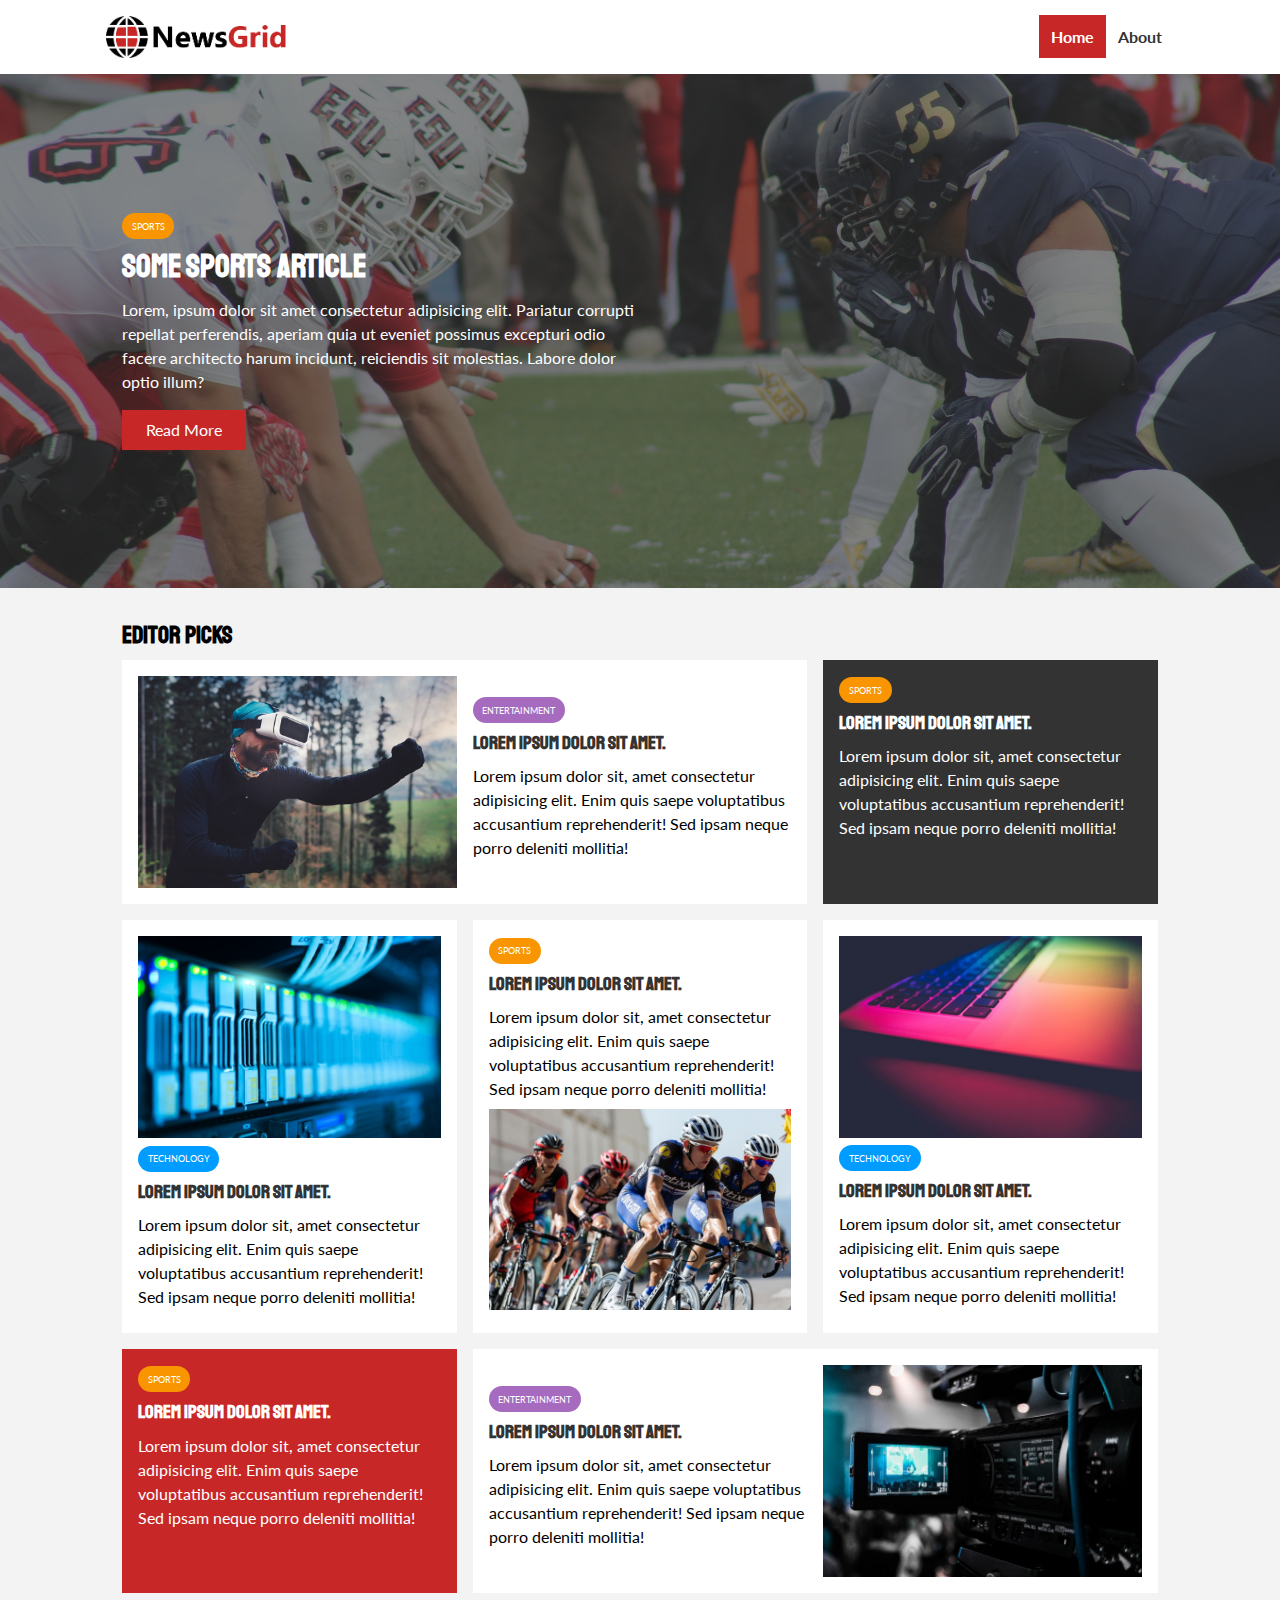
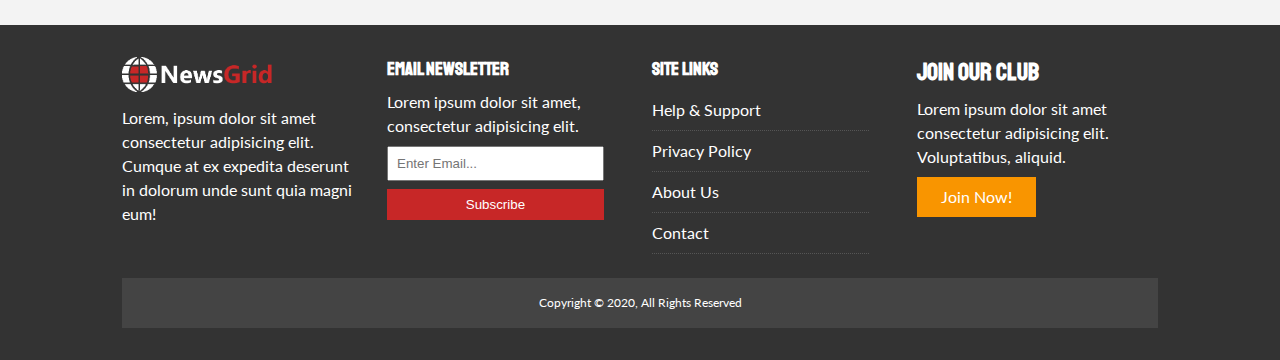
<file: index.html>
<!DOCTYPE html>
<html lang="en">
<head>
  <meta charset="UTF-8">
  <meta name="viewport" content="width=device-width, initial-scale=1.0">
  <meta http-equiv="X-UA-Compatible" content="ie=edge">
  <link rel="stylesheet" href="https://use.fontawesome.com/releases/v5.6.3/css/all.css" integrity="sha384-UHRtZLI+pbxtHCWp1t77Bi1L4ZtiqrqD80Kn4Z8NTSRyMA2Fd33n5dQ8lWUE00s/" crossorigin="anonymous">
  <link href="https://fonts.googleapis.com/css?family=Lato|Staatliches" rel="stylesheet">
  <link rel="stylesheet" href="css/style.css">
  <link rel="stylesheet" media="screen and (max-width: 768px)" href="css/mobile.css">
  <link rel="shortcut icon" type="image/x-icon" href="favicon.ico">
  <title>NewsGrid | Latest News</title>
</head>
<body>
  <nav id="main-nav">
    <div class="container">
      <img src="img/logo.png" alt="NewsGrid" class="logo">
      <div class="social">
        <a href="http://facebook.com" target="_blank"><i class="fab fa-facebook fa-2x"></i></a>
        <a href="http://twitter.com" target="_blank"><i class="fab fa-twitter fa-2x"></i></a>
        <a href="http://instagram.com" target="_blank"><i class="fab fa-instagram fa-2x"></i></a>
        <a href="http://youtube.com" target="_blank"><i class="fab fa-youtube fa-2x"></i></a>
      </div>
      <ul>
        <li><a href="index.html" class="current">Home</a></li>
        <li><a href="about.html">About</a></li>
      </ul>
    </div>
  </nav>

  <!-- Showcase -->
  <header id="showcase">
    <div class="container">
      <div class="showcase-container">
        <div class="showcase-content">
          <div class="category category-sports">Sports</div>
          <h1>Some Sports Article</h1>
          <p>Lorem, ipsum dolor sit amet consectetur adipisicing elit. Pariatur corrupti repellat perferendis, aperiam quia ut eveniet possimus excepturi odio facere architecto harum incidunt, reiciendis sit molestias. Labore dolor optio illum?</p>
          <a href="article.html" class="btn btn-primary">Read More</a>
        </div>
      </div>
    </div>
  </header>

  <!-- Home Articles -->

  <section id="home-articles" class="py-2">
    <div class="container">
      <h2>Editor Picks</h2>
      <div class="articles-container">
        <article class="card">
          <img src="./img/articles/ent1.jpg" alt="">
          <div>
            <div class="category category-ent">Entertainment</div>
            <h3>
              <a href="article.html">Lorem ipsum dolor sit amet.</a>
            </h3>
            <p>Lorem ipsum dolor sit, amet consectetur adipisicing elit. Enim quis saepe voluptatibus accusantium reprehenderit! Sed ipsam neque porro deleniti mollitia!</p>
          </div>
        </article>
        <article class="card bg-dark">
            <div class="category category-sports">Sports</div>
            <h3>
              <a href="article.html">Lorem ipsum dolor sit amet.</a>
            </h3>
            <p>Lorem ipsum dolor sit, amet consectetur adipisicing elit. Enim quis saepe voluptatibus accusantium reprehenderit! Sed ipsam neque porro deleniti mollitia!</p>
        </article>
        <article class="card">
          <img src="./img/articles/tech1.jpg" alt="">
          <div>
            <div class="category category-tech">Technology</div>
            <h3>
              <a href="article.html">Lorem ipsum dolor sit amet.</a>
            </h3>
            <p>Lorem ipsum dolor sit, amet consectetur adipisicing elit. Enim quis saepe voluptatibus accusantium reprehenderit! Sed ipsam neque porro deleniti mollitia!</p>
          </div>
        </article>
        <article class="card">
          <div>
            <div class="category category-sports">Sports</div>
            <h3>
              <a href="article.html">Lorem ipsum dolor sit amet.</a>
            </h3>
            <p>Lorem ipsum dolor sit, amet consectetur adipisicing elit. Enim quis saepe voluptatibus accusantium reprehenderit! Sed ipsam neque porro deleniti mollitia!</p>
          </div>
          <img src="./img/articles/sports1.jpg" alt="">
        </article>
        <article class="card">
          <img src="./img/articles/tech2.jpg" alt="">
          <div>
            <div class="category category-tech">Technology</div>
            <h3>
              <a href="article.html">Lorem ipsum dolor sit amet.</a>
            </h3>
            <p>Lorem ipsum dolor sit, amet consectetur adipisicing elit. Enim quis saepe voluptatibus accusantium reprehenderit! Sed ipsam neque porro deleniti mollitia!</p>
          </div>
        </article>
        <article class="card bg-primary">
          <div class="category category-sports">Sports</div>
          <h3>
            <a href="article.html">Lorem ipsum dolor sit amet.</a>
          </h3>
          <p>Lorem ipsum dolor sit, amet consectetur adipisicing elit. Enim quis saepe voluptatibus accusantium reprehenderit! Sed ipsam neque porro deleniti mollitia!</p>
        </article>
        <article class="card">
        <div>
          <div class="category category-ent">Entertainment</div>
          <h3>
            <a href="article.html">Lorem ipsum dolor sit amet.</a>
          </h3>
          <p>Lorem ipsum dolor sit, amet consectetur adipisicing elit. Enim quis saepe voluptatibus accusantium reprehenderit! Sed ipsam neque porro deleniti mollitia!</p>
        </div>
        <img src="./img/articles/ent2.jpg" alt="">
        </article>
      </div>
    </div>
  </section>

  <!-- Footer -->

  <footer id="main-footer" class="py-2">
    <div class="container footer-container">
      <div>
        <img src="./img/logo_light.png" alt="NewsGrid">
        <p>Lorem, ipsum dolor sit amet consectetur adipisicing elit. Cumque at ex expedita deserunt in dolorum unde sunt quia magni eum!</p>
      </div>
      <div>
        <h3>Email Newsletter</h3>
        <p>Lorem ipsum dolor sit amet, consectetur adipisicing elit.</p>
        <form>
          <input type="email" placeholder="Enter Email...">
          <input type="submit" value="Subscribe" class="btn btn-primary">
        </form>
      </div>
      <div>
        <h3>Site Links</h3>
        <ul class="list">
          <li><a href="#">Help & Support</a></li>
          <li><a href="#">Privacy Policy</a></li>
          <li><a href="#">About Us</a></li>
          <li><a href="#">Contact</a></li>
        </ul>
      </div>
      <div>
        <h2>Join Our Club</h2>
        <p>Lorem ipsum dolor sit amet consectetur adipisicing elit. Voluptatibus, aliquid.</p>
        <a href="#" class="btn btn-secondary">Join Now!</a>
      </div>
      <div>
        <p>Copyright &copy; 2020, All Rights Reserved</p>
      </div>
    </div>
  </footer>

</body>
</html>
</file>
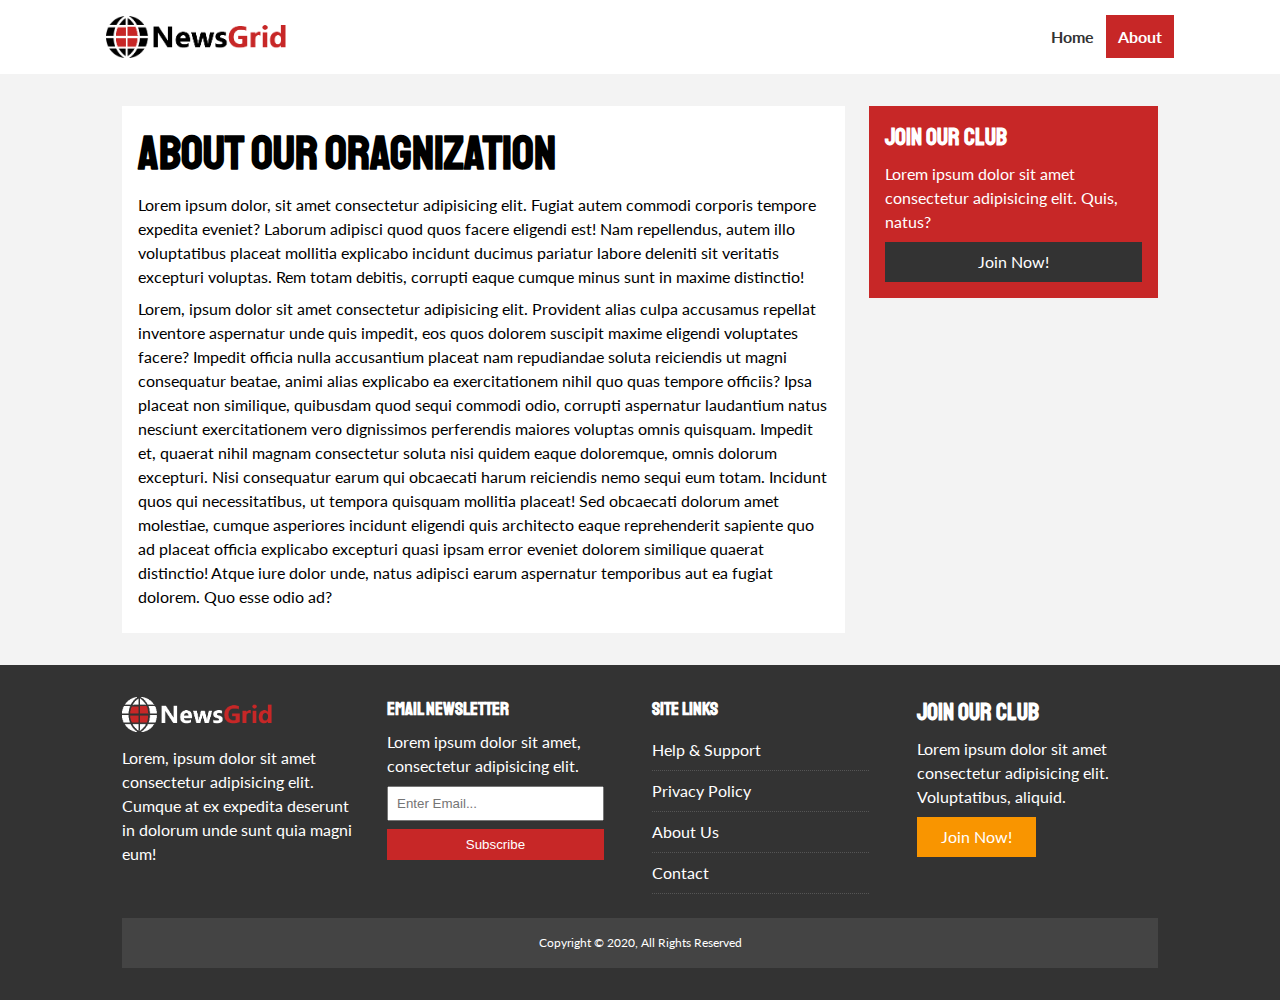
<file: about.html>
<!DOCTYPE html>
<html lang="en">
<head>
  <meta charset="UTF-8">
  <meta name="viewport" content="width=device-width, initial-scale=1.0">
  <meta http-equiv="X-UA-Compatible" content="ie=edge">
  <link rel="stylesheet" href="https://use.fontawesome.com/releases/v5.6.3/css/all.css" integrity="sha384-UHRtZLI+pbxtHCWp1t77Bi1L4ZtiqrqD80Kn4Z8NTSRyMA2Fd33n5dQ8lWUE00s/" crossorigin="anonymous">
  <link href="https://fonts.googleapis.com/css?family=Lato|Staatliches" rel="stylesheet">
  <link rel="stylesheet" href="css/style.css">
  <link rel="stylesheet" media="screen and (max-width: 768px)" href="css/mobile.css">
  <link rel="shortcut icon" type="image/x-icon" href="favicon.ico">
  <title>NewsGrid | About</title>
</head>
<body>
  <nav id="main-nav">
    <div class="container">
      <img src="img/logo.png" alt="NewsGrid" class="logo">
      <div class="social">
        <a href="http://facebook.com" target="_blank"><i class="fab fa-facebook fa-2x"></i></a>
        <a href="http://twitter.com" target="_blank"><i class="fab fa-twitter fa-2x"></i></a>
        <a href="http://instagram.com" target="_blank"><i class="fab fa-instagram fa-2x"></i></a>
        <a href="http://youtube.com" target="_blank"><i class="fab fa-youtube fa-2x"></i></a>
      </div>
      <ul>
        <li><a href="index.html">Home</a></li>
        <li><a href="about.html" class="current">About</a></li>
      </ul>
    </div>
  </nav>

  <section id="about">
    <div class="container">
      <div class="page-container">
        <article class="card">
          <h1 class="l-heading">About Our Oragnization</h1>
          <p>Lorem ipsum dolor, sit amet consectetur adipisicing elit. Fugiat autem commodi corporis tempore expedita eveniet? Laborum adipisci quod quos facere eligendi est! Nam repellendus, autem illo voluptatibus placeat mollitia explicabo incidunt ducimus pariatur labore deleniti sit veritatis excepturi voluptas. Rem totam debitis, corrupti eaque cumque minus sunt in maxime distinctio!</p>
          <p>Lorem, ipsum dolor sit amet consectetur adipisicing elit. Provident alias culpa accusamus repellat inventore aspernatur unde quis impedit, eos quos dolorem suscipit maxime eligendi voluptates facere? Impedit officia nulla accusantium placeat nam repudiandae soluta reiciendis ut magni consequatur beatae, animi alias explicabo ea exercitationem nihil quo quas tempore officiis? Ipsa placeat non similique, quibusdam quod sequi commodi odio, corrupti aspernatur laudantium natus nesciunt exercitationem vero dignissimos perferendis maiores voluptas omnis quisquam. Impedit et, quaerat nihil magnam consectetur soluta nisi quidem eaque doloremque, omnis dolorum excepturi. Nisi consequatur earum qui obcaecati harum reiciendis nemo sequi eum totam. Incidunt quos qui necessitatibus, ut tempora quisquam mollitia placeat! Sed obcaecati dolorum amet molestiae, cumque asperiores incidunt eligendi quis architecto eaque reprehenderit sapiente quo ad placeat officia explicabo excepturi quasi ipsam error eveniet dolorem similique quaerat distinctio! Atque iure dolor unde, natus adipisci earum aspernatur temporibus aut ea fugiat dolorem. Quo esse odio ad?</p>
        </article>
        <aside class="card bg-primary">
          <h2>Join Our Club</h2>
          <p>Lorem ipsum dolor sit amet consectetur adipisicing elit. Quis, natus?</p>
          <a href="#" class="btn btn-dark btn-block">Join Now!</a>
        </aside>
      </div>
    </div>
  </section>

<!-- Footer -->

  <footer id="main-footer" class="py-2">
    <div class="container footer-container">
      <div>
        <img src="./img/logo_light.png" alt="NewsGrid">
        <p>Lorem, ipsum dolor sit amet consectetur adipisicing elit. Cumque at ex expedita deserunt in dolorum unde sunt quia magni eum!</p>
      </div>
      <div>
        <h3>Email Newsletter</h3>
        <p>Lorem ipsum dolor sit amet, consectetur adipisicing elit.</p>
        <form>
          <input type="email" placeholder="Enter Email...">
          <input type="submit" value="Subscribe" class="btn btn-primary">
        </form>
      </div>
      <div>
        <h3>Site Links</h3>
        <ul class="list">
          <li><a href="#">Help & Support</a></li>
          <li><a href="#">Privacy Policy</a></li>
          <li><a href="#">About Us</a></li>
          <li><a href="#">Contact</a></li>
        </ul>
      </div>
      <div>
        <h2>Join Our Club</h2>
        <p>Lorem ipsum dolor sit amet consectetur adipisicing elit. Voluptatibus, aliquid.</p>
        <a href="#" class="btn btn-secondary">Join Now!</a>
      </div>
      <div>
        <p>Copyright &copy; 2020, All Rights Reserved</p>
      </div>
    </div>
  </footer>

</body>
</html>
</file>
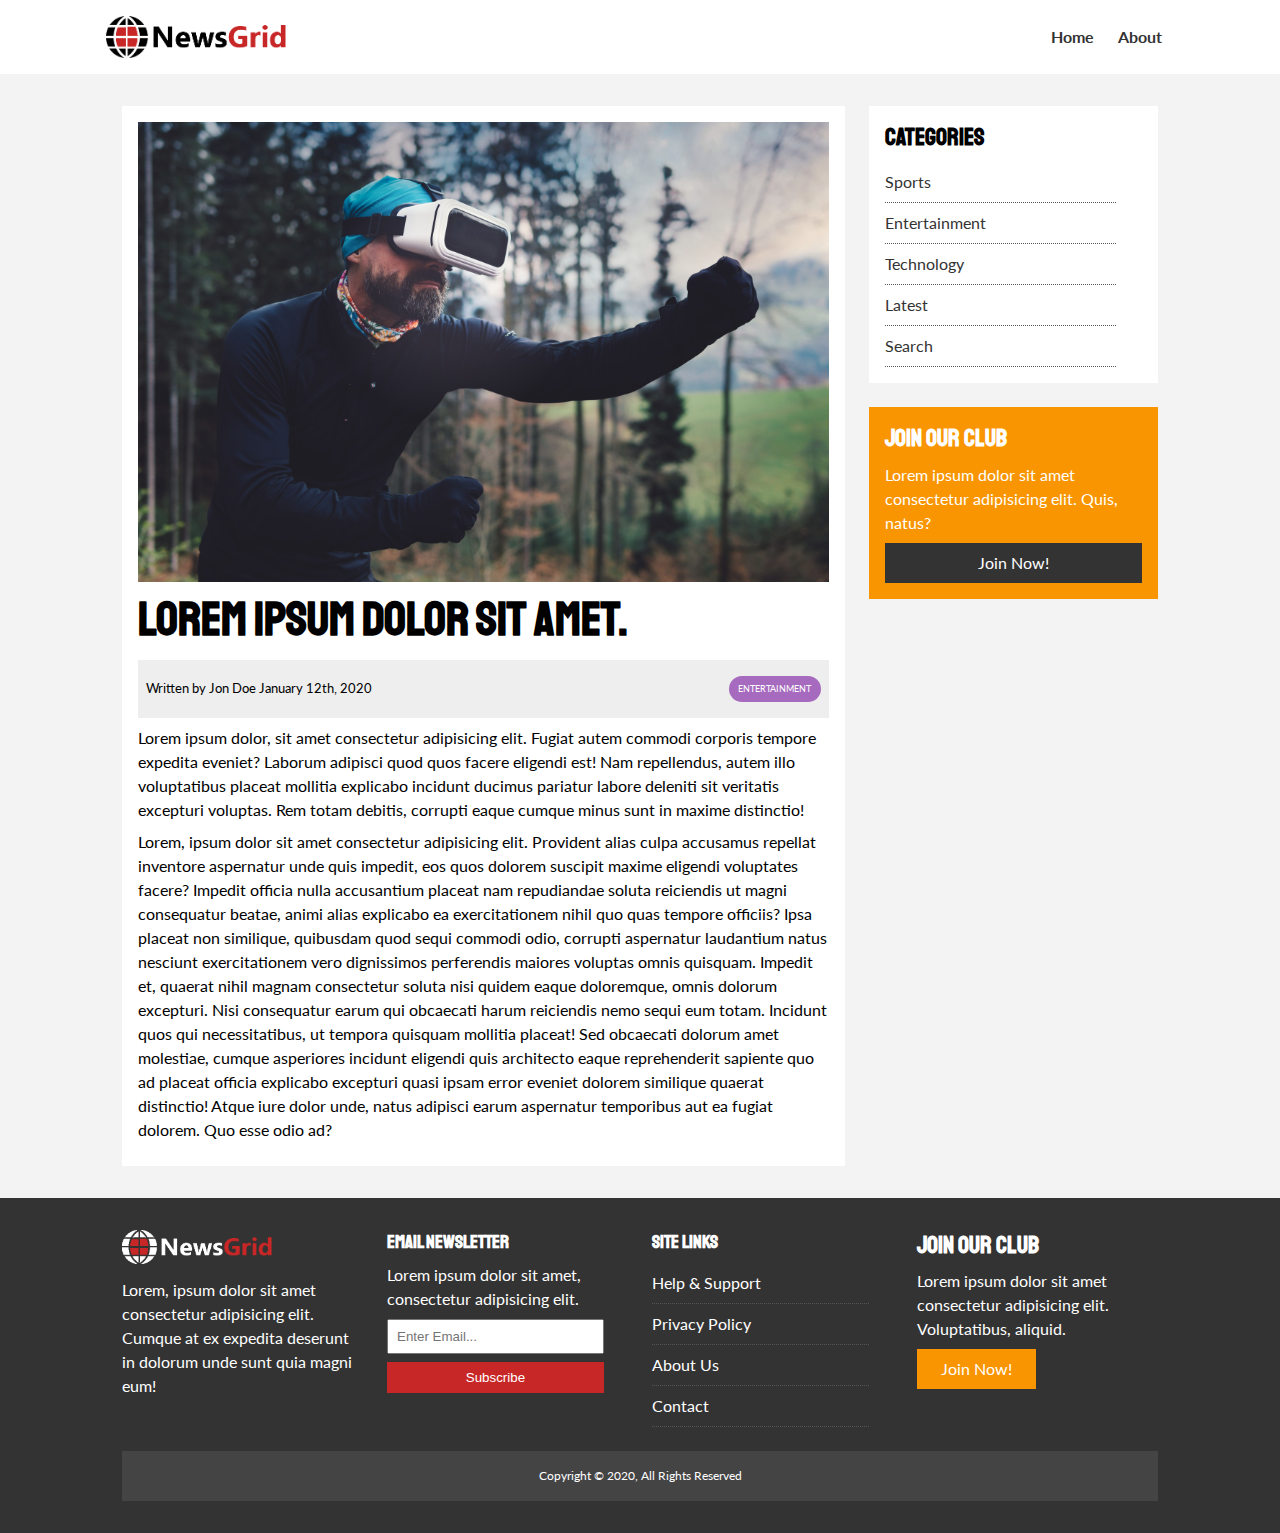
<file: article.html>
<!DOCTYPE html>
<html lang="en">
<head>
  <meta charset="UTF-8">
  <meta name="viewport" content="width=device-width, initial-scale=1.0">
  <meta http-equiv="X-UA-Compatible" content="ie=edge">
  <link rel="stylesheet" href="https://use.fontawesome.com/releases/v5.6.3/css/all.css" integrity="sha384-UHRtZLI+pbxtHCWp1t77Bi1L4ZtiqrqD80Kn4Z8NTSRyMA2Fd33n5dQ8lWUE00s/" crossorigin="anonymous">
  <link href="https://fonts.googleapis.com/css?family=Lato|Staatliches" rel="stylesheet">
  <link rel="stylesheet" href="css/style.css">
  <link rel="stylesheet" media="screen and (max-width: 768px)" href="css/mobile.css">
  <link rel="shortcut icon" type="image/x-icon" href="favicon.ico">
  <title>NewsGrid | Latest News</title>
</head>
<body>
  <nav id="main-nav">
    <div class="container">
      <img src="img/logo.png" alt="NewsGrid" class="logo">
      <div class="social">
        <a href="http://facebook.com" target="_blank"><i class="fab fa-facebook fa-2x"></i></a>
        <a href="http://twitter.com" target="_blank"><i class="fab fa-twitter fa-2x"></i></a>
        <a href="http://instagram.com" target="_blank"><i class="fab fa-instagram fa-2x"></i></a>
        <a href="http://youtube.com" target="_blank"><i class="fab fa-youtube fa-2x"></i></a>
      </div>
      <ul>
        <li><a href="index.html">Home</a></li>
        <li><a href="about.html">About</a></li>
      </ul>
    </div>
  </nav>

  <section id="article">
    <div class="container">
      <div class="page-container">
        <article class="card">
          <img src="./img/articles/ent1.jpg" alt="">
          <h1 class="l-heading">Lorem ipsum dolor sit amet.</h1>
          <div class="meta">
            <small>
              <i class="fas fa-user"></i> Written by Jon Doe January 12th, 2020
            </small>
            <div class="category category-ent">Entertainment</div>
          </div>
          <p>Lorem ipsum dolor, sit amet consectetur adipisicing elit. Fugiat autem commodi corporis tempore expedita eveniet? Laborum adipisci quod quos facere eligendi est! Nam repellendus, autem illo voluptatibus placeat mollitia explicabo incidunt ducimus pariatur labore deleniti sit veritatis excepturi voluptas. Rem totam debitis, corrupti eaque cumque minus sunt in maxime distinctio!</p>
          <p>Lorem, ipsum dolor sit amet consectetur adipisicing elit. Provident alias culpa accusamus repellat inventore aspernatur unde quis impedit, eos quos dolorem suscipit maxime eligendi voluptates facere? Impedit officia nulla accusantium placeat nam repudiandae soluta reiciendis ut magni consequatur beatae, animi alias explicabo ea exercitationem nihil quo quas tempore officiis? Ipsa placeat non similique, quibusdam quod sequi commodi odio, corrupti aspernatur laudantium natus nesciunt exercitationem vero dignissimos perferendis maiores voluptas omnis quisquam. Impedit et, quaerat nihil magnam consectetur soluta nisi quidem eaque doloremque, omnis dolorum excepturi. Nisi consequatur earum qui obcaecati harum reiciendis nemo sequi eum totam. Incidunt quos qui necessitatibus, ut tempora quisquam mollitia placeat! Sed obcaecati dolorum amet molestiae, cumque asperiores incidunt eligendi quis architecto eaque reprehenderit sapiente quo ad placeat officia explicabo excepturi quasi ipsam error eveniet dolorem similique quaerat distinctio! Atque iure dolor unde, natus adipisci earum aspernatur temporibus aut ea fugiat dolorem. Quo esse odio ad?</p>
        </article>

        <aside id="categories" class="card">
          <h2>Categories</h2>
          <ul class="list">
            <li><a href=""><i class="fas fa-chevron-right"></i> Sports</a></li>
            <li><a href=""><i class="fas fa-chevron-right"></i> Entertainment</a></li>
            <li><a href=""><i class="fas fa-chevron-right"></i> Technology</a></li>
            <li><a href=""><i class="fas fa-chevron-right"></i> Latest</a></li>
            <li><a href=""><i class="fas fa-chevron-right"></i> Search</a></li>
          </ul>
        </aside>

        <aside class="card bg-secondary">
          <h2>Join Our Club</h2>
          <p>Lorem ipsum dolor sit amet consectetur adipisicing elit. Quis, natus?</p>
          <a href="#" class="btn btn-dark btn-block">Join Now!</a>
        </aside>
      </div>
    </div>
  </section>

<!-- Footer -->

  <footer id="main-footer" class="py-2">
    <div class="container footer-container">
      <div>
        <img src="./img/logo_light.png" alt="NewsGrid">
        <p>Lorem, ipsum dolor sit amet consectetur adipisicing elit. Cumque at ex expedita deserunt in dolorum unde sunt quia magni eum!</p>
      </div>
      <div>
        <h3>Email Newsletter</h3>
        <p>Lorem ipsum dolor sit amet, consectetur adipisicing elit.</p>
        <form>
          <input type="email" placeholder="Enter Email...">
          <input type="submit" value="Subscribe" class="btn btn-primary">
        </form>
      </div>
      <div>
        <h3>Site Links</h3>
        <ul class="list">
          <li><a href="#">Help & Support</a></li>
          <li><a href="#">Privacy Policy</a></li>
          <li><a href="#">About Us</a></li>
          <li><a href="#">Contact</a></li>
        </ul>
      </div>
      <div>
        <h2>Join Our Club</h2>
        <p>Lorem ipsum dolor sit amet consectetur adipisicing elit. Voluptatibus, aliquid.</p>
        <a href="#" class="btn btn-secondary">Join Now!</a>
      </div>
      <div>
        <p>Copyright &copy; 2020, All Rights Reserved</p>
      </div>
    </div>
  </footer>

</body>
</html>
</file>
<file: css/style.css>
:root {
  --primary-color: #c72727;
  --secondary-color: #f99500;
  --light-color: #f3f3f3;
  --dark-color: #333;
  --max-width: 1100px;
}

.category {
  --sports-color: #f99500;
  --ent-color: #a66bbe;
  --tech-color: #009cff;
}

* {
  margin: 0;
  padding: 0;
  box-sizing: border-box;
}

body {
  font-family: 'Lato', sans-serif;
  line-height: 1.5;
  background: var(--light-color);
}

a {
  color: #333;
  text-decoration: none;
}

ul {
  list-style: none;
}

p {
  margin: .5rem 0;
}

img {
  width: 100%;
}

h1, h2, h3, h4, h5, h6 {
  font-family: 'Staatliches', cursive;
  margin-bottom: .55rem;
  line-height: 1.3;
}

/* Utility */
.container {
  max-width: var(--max-width);
  margin: auto;
  padding: 0 2rem;
  overflow: hidden;
}

.category {
  display: inline-block;
  color: #fff;
  font-size: .55rem;
  text-transform: uppercase;
  padding: 0.4rem 0.6rem;
  border-radius: 15px;
  margin-bottom: .5rem;
}

.category-sports {background: var(--sports-color);}
.category-ent {background: var(--ent-color);}
.category-tech {background: var(--tech-color);}

.btn {
  display: inline-block;
  border: none;
  background: var(--dark-color);
  color: #fff;
  padding: .5rem 1.5rem;
}

.btn-light {background: var(--light-color);}
.btn-primary {background: var(--primary-color);}
.btn-secondary {background: var(--secondary-color);}

.btn-block {
  display: block;
  width: 100%;
  text-align: center;
}

.btn:hover {
  opacity: 0.9;
}

.card {
  background: #fff;
  padding: 1rem;
}

.bg-dark {
  background: var(--dark-color);
  color: #fff;
}

.bg-primary {
  background: var(--primary-color);
  color: #fff;
}

.bg-secondary {
  background: var(--secondary-color);
  color: #fff;
}

.bg-dark h1,
.bg-dark h2,
.bg-dark h3, 
.bg-dark a,
.bg-primary h1,
.bg-primary h2,
.bg-primary h3, 
.bg-primary a,
.bg-secondary h1,
.bg-secondary h2,
.bg-secondary h3, 
.bg-secondary a {
  color: #fff;
}

.py-1{ padding: 1.5rem 0;}
.py-2{ padding: 2rem 0;}
.py-3{ padding: 3rem 0;}
.p-1{ padding: 1.5rem ;}
.p-2{ padding: 2rem ;}
.p-3{ padding: 3rem ;}

.l-heading {
  font-size: 3rem;
}

.list li {
  padding: .5rem 0;
  border-bottom: #555 dotted 1px;
  width: 90%;
}

.list li a:hover {
  color: var(--primary-color) !important;
}

/* Inner page grid container */

.page-container {
  display: grid;
  grid-template-columns: 5fr 2fr;
  margin: 2rem 0;
  grid-gap: 1.5rem;
}

.page-container > *:first-child {
  grid-row: 1 / span 6;
}

/* Navigation */

#main-nav {
  background: #fff;
  position: sticky;
  top: 0;
  z-index: 2;
}

#main-nav .container {
  display: grid;
  grid-template-columns: 6fr 3fr 2fr;
  padding: 1rem;
  align-items: center;
}

#main-nav .logo {
  width: 180px;
}

#main-nav ul {
  justify-self: end;
  display: flex;
}

#main-nav ul li a {
  padding: 0.75rem;
  font-weight: bold;
}

#main-nav ul li a.current {
  background: var(--primary-color);
  color: #fff;
}

#main-nav ul li a:hover {
  background: var(--light-color);
  color: var(--dark-color);
}

#main-nav .social {
  justify-self: center;
}

#main-nav .social a {
  color: #777;
  margin-right: .5rem
}

/* Showcase */

#showcase {
  color: #fff;
  background: #333;
  padding: 2rem;
  position: relative;
}

#showcase::before {
  content: '';
  background: url(../img/featured.jpg) no-repeat center center/cover;
  position: absolute;
  top: 0;
  left: 0;
  width: 100%;
  height: 100%;
  opacity: 0.4;
}

#showcase .showcase-container {
  display: grid;
  grid-template-columns: repeat(2, 1fr);
  justify-content: center;
  align-items: center;
  height: 50vh;
}

#showcase .showcase-content {
  z-index: 1;
}

#showcase .showcase-content p {
  margin-bottom: 1rem;
}

/* Home Articles */

#home-articles .articles-container {
  display: grid;
  grid-template-columns: repeat(3, 1fr);
  grid-gap: 1rem;
}

#home-articles .articles-container > *:first-child,
#home-articles .articles-container > *:last-child {
  display: grid;
  grid-template-columns: repeat(2, 1fr);
  grid-gap: 1rem;
  grid-column: 1 / span 2;
  align-items: center;
}

#home-articles .articles-container > *:last-child {
  grid-column: 2 / span 2;
}

#article .meta {
  display: flex;
  justify-content: space-between;
  align-items: center;
  background: #eee;
  padding: 0.5rem;
}

#article .meta .category {
  margin-top: .5rem;
}

/* Footer */

#main-footer {
  background: var(--dark-color);
  color: #fff;
}

#main-footer img {
  width: 150px;
}

#main-footer a {
  color: #fff;
}

#main-footer .footer-container {
  display: grid;
  grid-template-columns: repeat(4, 1fr);
  grid-gap: 1.5rem;
}

#main-footer .footer-container > *:last-child {
  background: #444;
  grid-column: 1 / span 4;
  padding: .5rem;
  text-align: center;
  font-size: 0.75rem;
}

#main-footer .footer-container input[type='email'] {
  width: 90%;
  padding: 0.5rem;
  margin-bottom: 0.5rem;
}

#main-footer .footer-container input[type='submit'] {
  width: 90%;
}
</file>
<file: css/mobile.css>
/* Navigation */

#main-nav .social {
  display: none;
}

#main-nav .container {
  grid-template-columns: 1fr;
  grid-gap: 1.2rem;
}

#main-nav ul,
#main-nav .logo {
  justify-self: center;
}

#main-nav ul li a {
  padding: 0.5rem;
}

#home-articles .articles-container {
  grid-template-columns: repeat(2, 1fr);
}

#home-articles .articles-container > *:first-child,
#home-articles .articles-container > *:last-child  {
  grid-template-columns: 1fr;
  grid-column: 1;
}

@media(max-width: 600px) {
  /* Stack Grid Items */
  #showcase .showcase-container,
  #home-articles .articles-container,
  #main-footer .footer-container {
  grid-template-columns: 1fr;
  }

  #main-footer .footer-container > *:last-child {
    grid-column: 1;
  }

  #main-footer .footer-container > *:first-child, #main-footer .footer-container > *:nth-child(2) {
    border-bottom: #444 dotted 1px;
    padding-bottom: 1rem;
  }
  
  .page-container {
    grid-template-columns: 1fr;
    text-align: center;
  }

  .page-container > *:first-child {
    grid-row: 1;
  }

  .l-heading {
    font-size: 2rem;
  }
}
</file>
